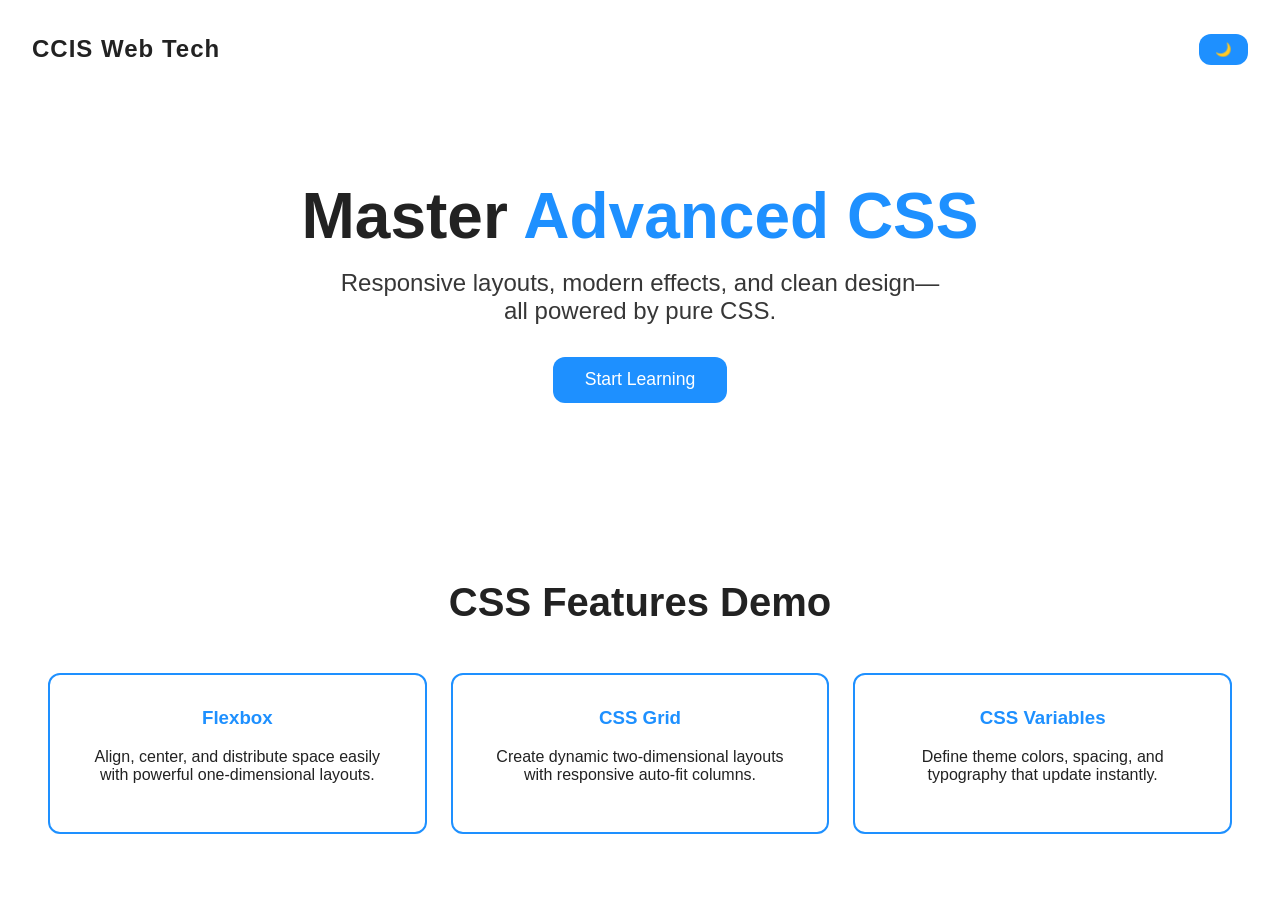
<file: index.html>
<!DOCTYPE html>
<html lang="en">
<head>
  <meta charset="UTF-8">
  <meta name="viewport" content="width=device-width, initial-scale=1.0">
  <title>Advanced CSS Sample Output</title>
  <link rel="stylesheet" href="styles.css">
</head>
<body>

<header class="header">
  <h1 class="logo">CCIS Web Tech</h1>
  <button class="toggle-theme" id="toggleTheme">🌙</button>
</header>

<section class="hero">
  <h1 class="hero-title">Master <span>Advanced CSS</span></h1>
  <p class="hero-desc">Responsive layouts, modern effects, and clean design—all powered by pure CSS.</p>
  <button class="btn-primary">Start Learning</button>
</section>

<section class="features">
  <h2 class="section-title">CSS Features Demo</h2>

  <div class="grid">
    <div class="card">
      <h3>Flexbox</h3>
      <p>Align, center, and distribute space easily with powerful one-dimensional layouts.</p>
    </div>

    <div class="card">
      <h3>CSS Grid</h3>
      <p>Create dynamic two-dimensional layouts with responsive auto-fit columns.</p>
    </div>

    <div class="card">
      <h3>CSS Variables</h3>
      <p>Define theme colors, spacing, and typography that update instantly.</p>
    </div>
  </div>
</section>

<script>
  document.getElementById("toggleTheme").onclick = function () {
    document.body.classList.toggle("dark");
  };
</script>

</body>
</html>
</file>
<file: styles.css>
/* ================================
   1. CSS VARIABLES (THEMING)
================================ */
:root {
  --bg: #ffffff;
  --text: #222;
  --primary: #1e90ff;
  --accent: #ff6b6b;
  --radius: 12px;

  /* Fluid Typography */
  --title-size: clamp(2rem, 6vw, 4rem);
  --subtitle-size: clamp(1rem, 3vw, 1.5rem);
}

body.dark {
  --bg: #111;
  --text: #eee;
  --primary: #0d6efd;
  --accent: #ff8787;
}

body {
  background: var(--bg);
  color: var(--text);
  font-family: Arial, sans-serif;
  margin: 0;
  padding: 0;
  transition: background 0.4s ease, color 0.4s ease;
}

/* ================================
   2. HEADER (Flexbox)
================================ */
.header {
  display: flex;
  justify-content: space-between;
  align-items: center;
  padding: 1.2rem 2rem;
}

.logo {
  font-size: 1.5rem;
  letter-spacing: 1px;
}

.toggle-theme {
  padding: 0.5rem 1rem;
  border-radius: var(--radius);
  background: var(--primary);
  color: white;
  border: none;
  cursor: pointer;
  transition: transform 0.3s;
}

.toggle-theme:hover {
  transform: rotate(20deg);
}

/* ================================
   3. HERO SECTION
================================ */
.hero {
  text-align: center;
  padding: 5rem 2rem;
}

.hero-title {
  font-size: var(--title-size);
  margin: 0;
}

.hero-title span {
  color: var(--primary);
}

.hero-desc {
  font-size: var(--subtitle-size);
  max-width: 600px;
  margin: 1rem auto 2rem;
  opacity: 0.9;
}

/* ================================
   4. BUTTON (Animations + Transitions)
================================ */
.btn-primary {
  padding: 0.8rem 2rem;
  font-size: 1.1rem;
  background: var(--primary);
  border: none;
  border-radius: var(--radius);
  color: white;
  cursor: pointer;
  transition: background 0.3s, transform 0.3s;
  animation: fadeInUp 1s ease;
}

.btn-primary:hover {
  background: var(--accent);
  transform: translateY(-4px) scale(1.05);
}

/* Animation */
@keyframes fadeInUp {
  from {
    opacity: 0;
    transform: translateY(25px);
  }
  to {
    opacity: 1;
    transform: translateY(0);
  }
}

/* ================================
   5. FEATURES SECTION
================================ */
.features {
  padding: 4rem 2rem;
  text-align: center;
}

.section-title {
  font-size: clamp(1.8rem, 4vw, 2.5rem);
  margin-bottom: 2rem;
}

/* ================================
   6. CSS GRID (Responsive)
================================ */
.grid {
  display: grid;
  gap: 1.5rem;
  grid-template-columns: repeat(auto-fit, minmax(250px, 1fr));
  padding: 1rem;
}

/* ================================
   7. CARDS (Pseudo-element + Hover)
================================ */
.card {
  background: var(--bg);
  padding: 2rem;
  border-radius: var(--radius);
  border: 2px solid var(--primary);
  position: relative;
  overflow: hidden;
  transition: transform 0.4s ease, border-color 0.4s ease;
}

.card::before {
  content: "";
  position: absolute;
  height: 6px;
  width: 100%;
  background: var(--accent);
  top: 0;
  left: -100%;
  transition: left 0.3s ease;
}

.card:hover {
  transform: translateY(-8px);
  border-color: var(--accent);
}

.card:hover::before {
  left: 0;
}

.card h3 {
  margin-top: 0;
  color: var(--primary);
}

/* ================================
   8. MEDIA QUERY EXAMPLE
================================ */
@media (max-width: 480px) {
  .hero {
    padding: 3rem 1rem;
  }

  .btn-primary {
    width: 100%;
  }
}
</file>
